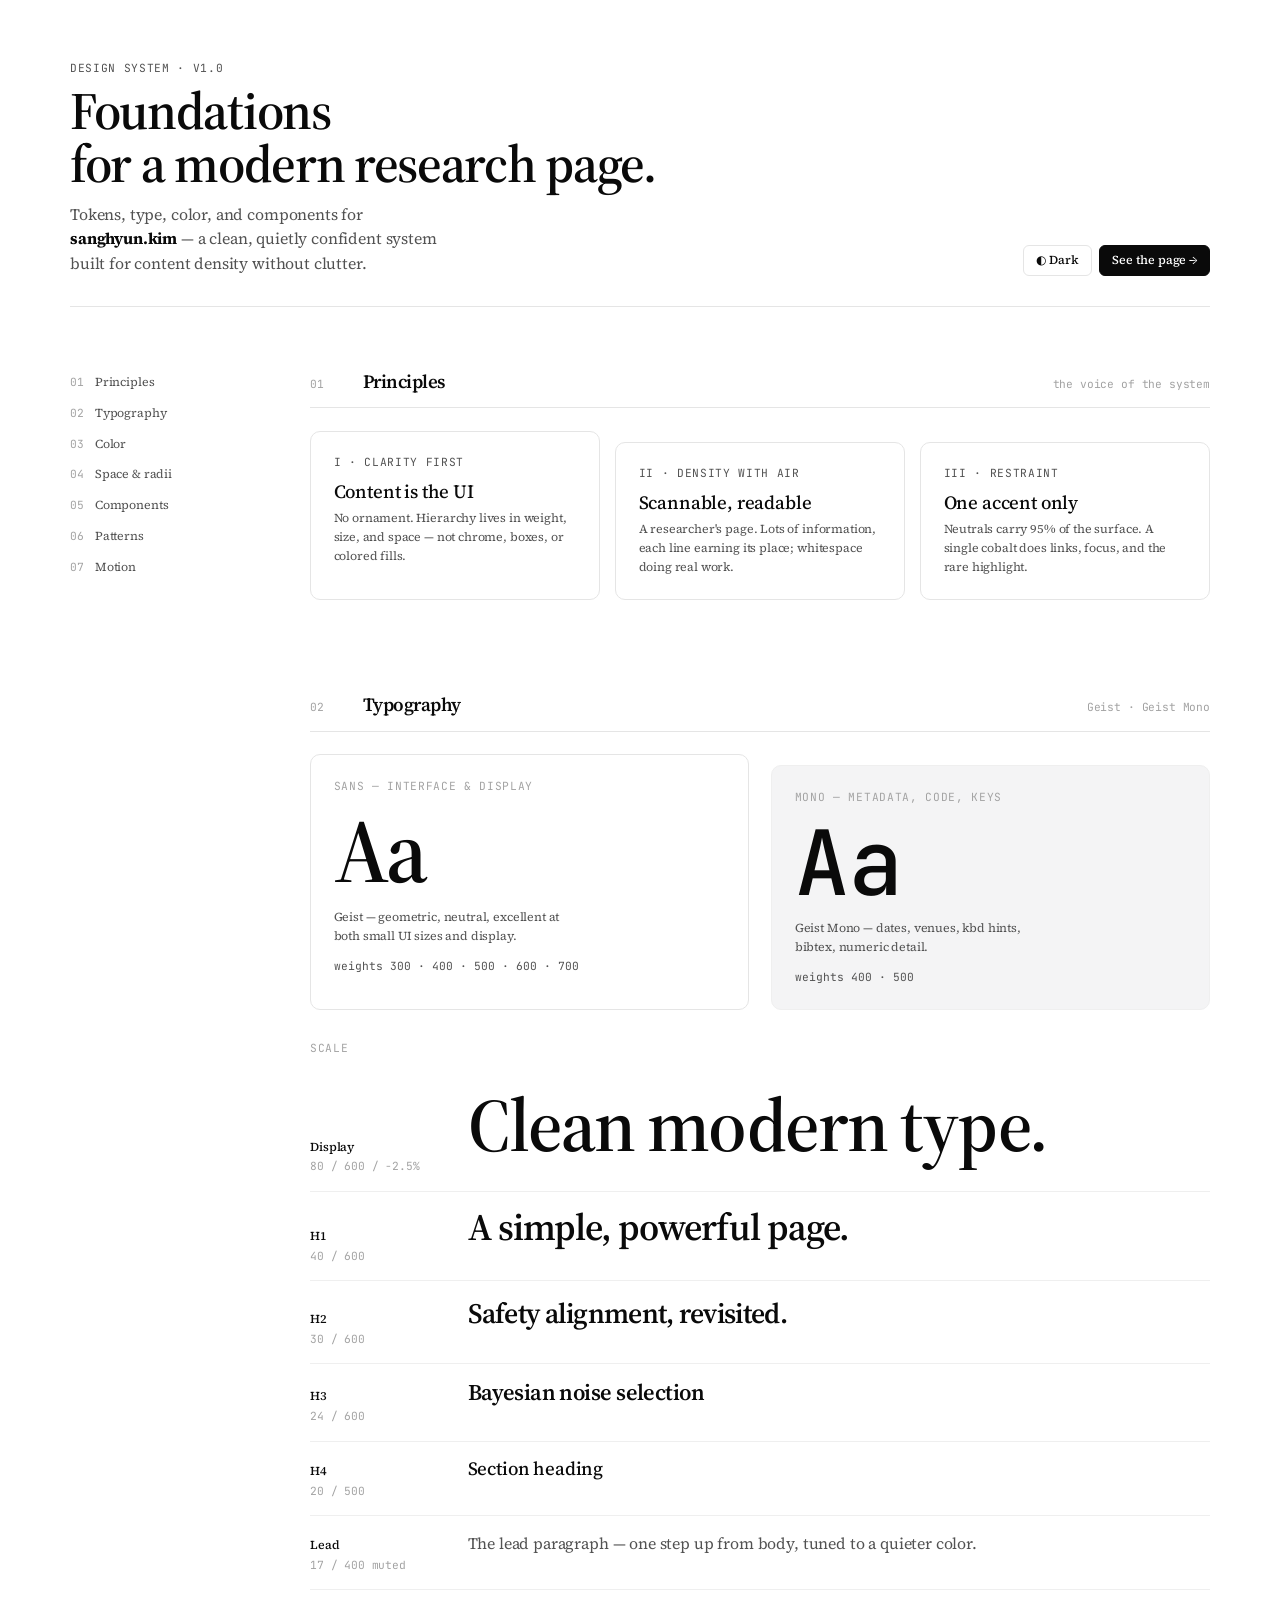
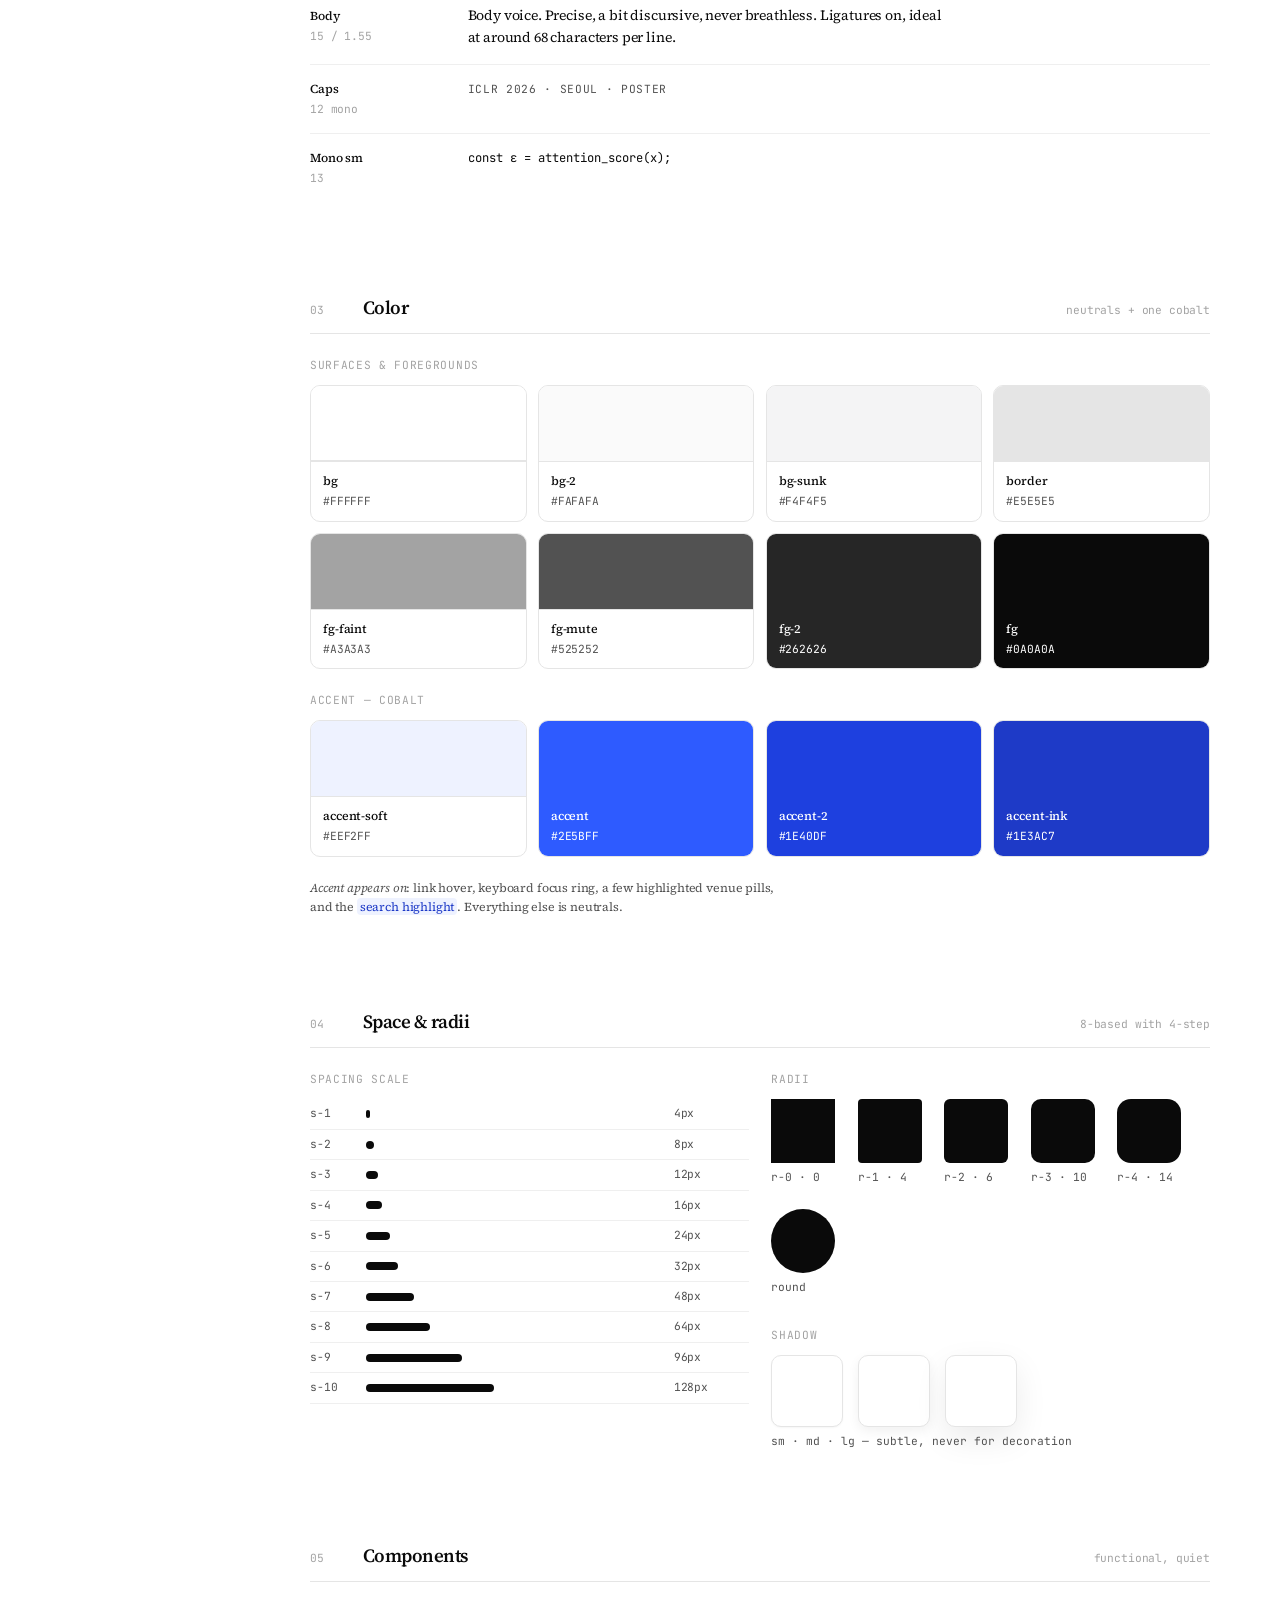
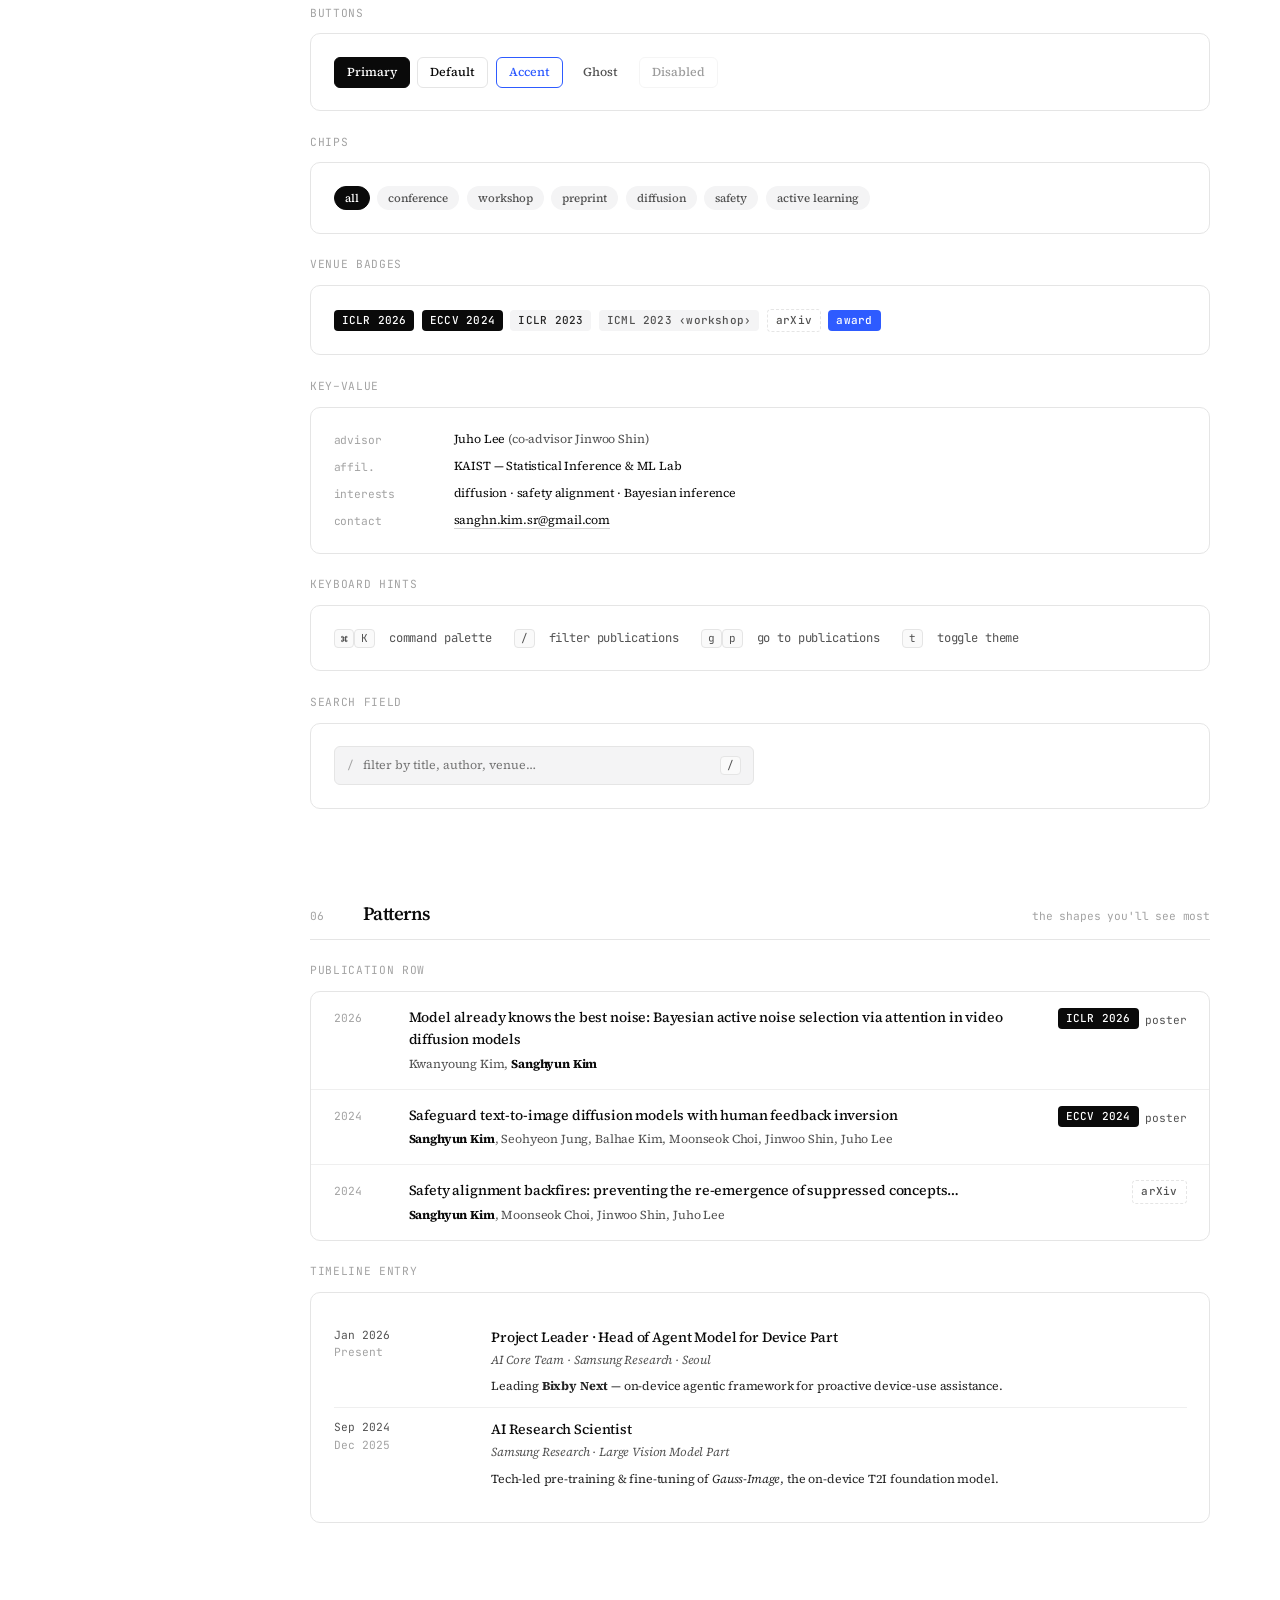
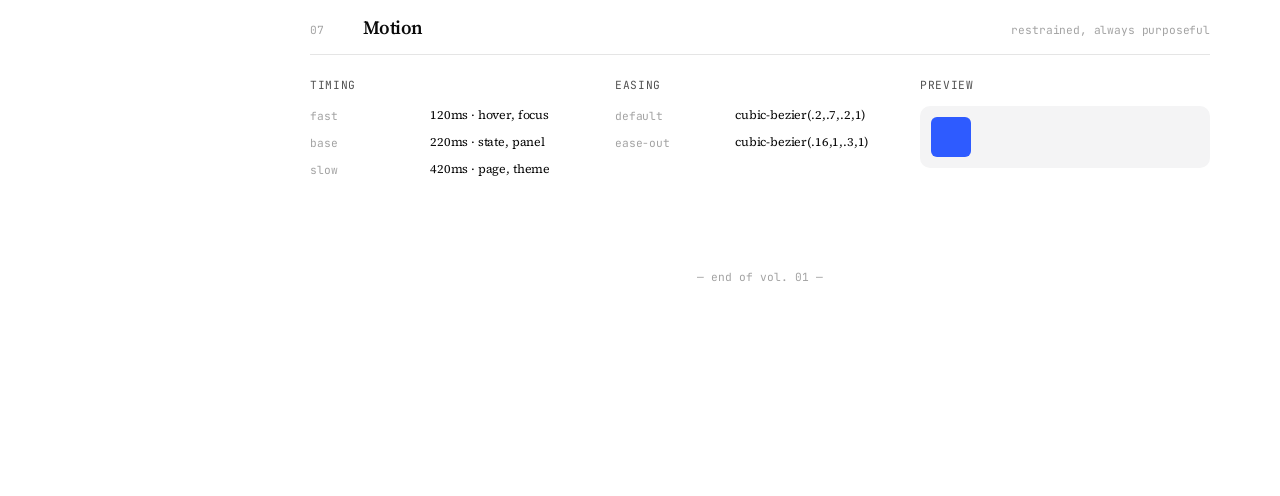
<file: design-system.html>
<!doctype html>
<html lang="en">
<head>
  <meta charset="utf-8">
  <meta name="viewport" content="width=device-width, initial-scale=1">
  <title>Design System — Sanghyun Kim</title>
  <link rel="preconnect" href="https://fonts.googleapis.com">
  <link rel="preconnect" href="https://fonts.gstatic.com" crossorigin>
  <link href="https://fonts.googleapis.com/css2?family=Source+Serif+4:ital,opsz,wght@0,8..60,300..700;1,8..60,300..700&family=JetBrains+Mono:wght@400;500&display=swap" rel="stylesheet">
  <link rel="stylesheet" href="design-system.css?v=2">
  <style>
    .page { max-width: 1200px; margin: 0 auto; padding: var(--s-8) var(--gutter) var(--s-10); }
    .hero { display: grid; grid-template-columns: 1fr auto; align-items: end; gap: var(--s-5); padding-bottom: var(--s-6); border-bottom: 1px solid var(--border); margin-bottom: var(--s-8);}
    .hero h1 { margin: 0; font-family: var(--font-display); font-size: var(--fs-4xl); letter-spacing: var(--tr-tight); font-weight: 600; line-height: 1; }
    .hero p { margin: var(--s-3) 0 0; font-size: var(--fs-md); color: var(--fg-mute); max-width: 48ch; }
    .hero .actions { display: flex; gap: var(--s-2); align-items: center; }

    .layout { display: grid; grid-template-columns: 12rem 1fr; gap: var(--s-8); align-items: start; }
    @media (max-width: 900px) { .layout { grid-template-columns: 1fr; } .toc { position: static !important; } }

    .toc { position: sticky; top: var(--s-5); font-family: var(--font-sans); font-size: var(--fs-sm); }
    .toc ol { margin: 0; padding: 0; list-style: none; counter-reset: toc; }
    .toc li { counter-increment: toc; padding: 6px 0; color: var(--fg-mute); display: flex; gap: var(--s-3); align-items: baseline; }
    .toc li::before { content: counter(toc, decimal-leading-zero); color: var(--fg-faint); font-family: var(--font-mono); font-size: var(--fs-xs); }
    .toc a { border: 0; color: inherit; }
    .toc a:hover { color: var(--accent); background: transparent; }

    section.block { margin-bottom: var(--s-9); scroll-margin-top: var(--s-6); }
    .cols-2 { display: grid; grid-template-columns: 1fr 1fr; gap: var(--s-5); }
    .cols-3 { display: grid; grid-template-columns: repeat(3, 1fr); gap: var(--s-4); }
    .cols-4 { display: grid; grid-template-columns: repeat(4, 1fr); gap: var(--s-3); }
    .cols-6 { display: grid; grid-template-columns: repeat(6, 1fr); gap: var(--s-3); }
    @media (max-width: 780px) { .cols-2, .cols-3, .cols-4, .cols-6 { grid-template-columns: 1fr 1fr; } }

    .legend { font-family: var(--font-mono); font-size: var(--fs-xs); color: var(--fg-faint); text-transform: uppercase; letter-spacing: var(--tr-caps); margin-bottom: var(--s-3); }

    .preview-box { border: 1px solid var(--border); border-radius: var(--r-3); padding: var(--s-5); background: var(--bg); }
    .preview-box + .preview-box { margin-top: var(--s-3); }
    .preview-sunk { background: var(--bg-sunk); border-color: var(--border-2); }

    /* Spec rows */
    .spec-row {
      display: grid;
      grid-template-columns: 9rem 1fr;
      gap: var(--s-5);
      padding: var(--s-4) 0;
      border-bottom: 1px solid var(--border-2);
      align-items: baseline;
    }
    .spec-row:last-child { border-bottom: 0; }
    .spec-label { font-family: var(--font-mono); font-size: var(--fs-xs); color: var(--fg-faint); }
    .spec-label b { display: block; color: var(--fg); font-weight: 500; font-size: var(--fs-sm); margin-bottom: 2px; font-family: var(--font-sans); letter-spacing: -0.01em; }

    /* Swatches */
    .swatch {
      display: grid;
      grid-template-rows: 5rem auto;
      border: 1px solid var(--border);
      border-radius: var(--r-3);
      overflow: hidden;
      background: var(--bg);
      transition: transform var(--t-fast) var(--ease);
    }
    .swatch:hover { transform: translateY(-1px); }
    .swatch__body { padding: 10px 12px; border-top: 1px solid var(--border); font-family: var(--font-mono); font-size: var(--fs-xs); color: var(--fg-mute); }
    .swatch__body b { display: block; color: var(--fg); font-size: var(--fs-sm); margin-bottom: 2px; font-weight: 500; font-family: var(--font-sans); letter-spacing: -0.01em; }

    /* Scale bars */
    .scale { display: grid; grid-template-columns: 3rem 1fr 5rem; gap: var(--s-3); align-items: center; font-family: var(--font-mono); font-size: var(--fs-xs); color: var(--fg-mute); padding: 6px 0; border-bottom: 1px solid var(--border-2); }
    .scale__bar { background: var(--fg); height: 8px; border-radius: var(--r-1); }

    .theme-toggle { display: inline-flex; align-items: center; gap: var(--s-2); }

    mark.hl { background: var(--accent-soft); color: var(--accent-ink); padding: 0 3px; border-radius: var(--r-1); }

    /* Radii samples */
    .radius-swatch { display: flex; flex-direction: column; align-items: flex-start; gap: 6px; }
    .radius-swatch .box { width: 64px; height: 64px; background: var(--fg); }

    /* motion preview */
    .motion-demo { width: 40px; height: 40px; background: var(--accent); border-radius: var(--r-2); animation: slide 2.2s var(--ease) infinite alternate; }
    @keyframes slide { from { transform: translateX(0); } to { transform: translateX(140px); } }
  </style>
</head>
<body>

<div class="page">

  <header class="hero">
    <div>
      <div class="t-caps" style="margin-bottom: 8px;">Design System · v1.0</div>
      <h1>Foundations<br>for a modern research page.</h1>
      <p>Tokens, type, color, and components for <b style="color:var(--fg)">sanghyun.kim</b> — a clean, quietly confident system built for content density without clutter.</p>
    </div>
    <div class="actions">
      <button class="btn" id="themeToggle"><span id="themeLabel">◐ Dark</span></button>
      <a class="btn btn-primary" href="index.html">See the page →</a>
    </div>
  </header>

  <div class="layout">
    <nav class="toc" aria-label="Sections">
      <ol>
        <li><a href="#principles">Principles</a></li>
        <li><a href="#type">Typography</a></li>
        <li><a href="#color">Color</a></li>
        <li><a href="#space">Space & radii</a></li>
        <li><a href="#components">Components</a></li>
        <li><a href="#patterns">Patterns</a></li>
        <li><a href="#motion">Motion</a></li>
      </ol>
    </nav>

    <main>

      <!-- Principles -->
      <section class="block" id="principles">
        <div class="sec-head">
          <span class="num">01</span>
          <h2>Principles</h2>
          <span class="aside">the voice of the system</span>
        </div>
        <div class="cols-3">
          <div class="preview-box">
            <div class="t-caps">i · clarity first</div>
            <h3 class="t-h4" style="margin: 8px 0 6px;">Content is the UI</h3>
            <p class="muted" style="margin:0; font-size: var(--fs-sm);">No ornament. Hierarchy lives in weight, size, and space — not chrome, boxes, or colored fills.</p>
          </div>
          <div class="preview-box">
            <div class="t-caps">ii · density with air</div>
            <h3 class="t-h4" style="margin: 8px 0 6px;">Scannable, readable</h3>
            <p class="muted" style="margin:0; font-size: var(--fs-sm);">A researcher's page. Lots of information, each line earning its place; whitespace doing real work.</p>
          </div>
          <div class="preview-box">
            <div class="t-caps">iii · restraint</div>
            <h3 class="t-h4" style="margin: 8px 0 6px;">One accent only</h3>
            <p class="muted" style="margin:0; font-size: var(--fs-sm);">Neutrals carry 95% of the surface. A single cobalt does links, focus, and the rare highlight.</p>
          </div>
        </div>
      </section>

      <!-- Typography -->
      <section class="block" id="type">
        <div class="sec-head">
          <span class="num">02</span>
          <h2>Typography</h2>
          <span class="aside">Geist · Geist Mono</span>
        </div>

        <div class="cols-2" style="margin-bottom: var(--s-6);">
          <div class="preview-box">
            <div class="legend">Sans — interface & display</div>
            <div style="font-family: var(--font-sans); font-size: 6rem; line-height: 1; letter-spacing: -0.03em; font-weight: 600;">Aa</div>
            <p class="muted" style="margin-top: var(--s-3); font-size: var(--fs-sm); max-width: 34ch;">Geist — geometric, neutral, excellent at both small UI sizes and display.</p>
            <div class="t-mono-xs muted" style="margin-top: var(--s-2);">weights 300 · 400 · 500 · 600 · 700</div>
          </div>
          <div class="preview-box preview-sunk">
            <div class="legend">Mono — metadata, code, keys</div>
            <div style="font-family: var(--font-mono); font-size: 6rem; line-height: 1; font-weight: 500;">Aa</div>
            <p class="muted" style="margin-top: var(--s-3); font-size: var(--fs-sm); max-width: 34ch;">Geist Mono — dates, venues, kbd hints, bibtex, numeric detail.</p>
            <div class="t-mono-xs muted" style="margin-top: var(--s-2);">weights 400 · 500</div>
          </div>
        </div>

        <div class="legend">Scale</div>
        <div class="spec-row">
          <div class="spec-label"><b>Display</b>80 / 600 / -2.5%</div>
          <div class="t-display">Clean modern type.</div>
        </div>
        <div class="spec-row">
          <div class="spec-label"><b>H1</b>40 / 600</div>
          <div class="t-h1">A simple, powerful page.</div>
        </div>
        <div class="spec-row">
          <div class="spec-label"><b>H2</b>30 / 600</div>
          <div class="t-h2">Safety alignment, revisited.</div>
        </div>
        <div class="spec-row">
          <div class="spec-label"><b>H3</b>24 / 600</div>
          <div class="t-h3">Bayesian noise selection</div>
        </div>
        <div class="spec-row">
          <div class="spec-label"><b>H4</b>20 / 500</div>
          <div class="t-h4">Section heading</div>
        </div>
        <div class="spec-row">
          <div class="spec-label"><b>Lead</b>17 / 400 muted</div>
          <div class="t-lead">The lead paragraph — one step up from body, tuned to a quieter color.</div>
        </div>
        <div class="spec-row">
          <div class="spec-label"><b>Body</b>15 / 1.55</div>
          <div class="t-body" style="max-width: var(--measure);">Body voice. Precise, a bit discursive, never breathless. Ligatures on, ideal at around 68 characters per line.</div>
        </div>
        <div class="spec-row">
          <div class="spec-label"><b>Caps</b>12 mono</div>
          <div class="t-caps">iclr 2026 · seoul · poster</div>
        </div>
        <div class="spec-row">
          <div class="spec-label"><b>Mono sm</b>13</div>
          <div class="t-mono-sm">const ε = attention_score(x);</div>
        </div>
      </section>

      <!-- Color -->
      <section class="block" id="color">
        <div class="sec-head">
          <span class="num">03</span>
          <h2>Color</h2>
          <span class="aside">neutrals + one cobalt</span>
        </div>

        <div class="legend">Surfaces & foregrounds</div>
        <div class="cols-4" style="margin-bottom: var(--s-5);">
          <div class="swatch"><div style="background: var(--bg); height: 100%; border-bottom: 1px solid var(--border);"></div><div class="swatch__body"><b>bg</b>#FFFFFF</div></div>
          <div class="swatch"><div style="background: var(--bg-2); height: 100%;"></div><div class="swatch__body"><b>bg-2</b>#FAFAFA</div></div>
          <div class="swatch"><div style="background: var(--bg-sunk); height: 100%;"></div><div class="swatch__body"><b>bg-sunk</b>#F4F4F5</div></div>
          <div class="swatch"><div style="background: var(--border); height: 100%;"></div><div class="swatch__body"><b>border</b>#E5E5E5</div></div>
          <div class="swatch"><div style="background: var(--fg-faint); height: 100%;"></div><div class="swatch__body"><b>fg-faint</b>#A3A3A3</div></div>
          <div class="swatch"><div style="background: var(--fg-mute); height: 100%;"></div><div class="swatch__body"><b>fg-mute</b>#525252</div></div>
          <div class="swatch"><div style="background: var(--fg-2); height: 100%;"></div><div class="swatch__body" style="background: var(--fg-2); color: var(--bg); border-color: var(--fg-2);"><b style="color: var(--bg);">fg-2</b>#262626</div></div>
          <div class="swatch"><div style="background: var(--fg); height: 100%;"></div><div class="swatch__body" style="background: var(--fg); color: var(--bg); border-color: var(--fg);"><b style="color: var(--bg);">fg</b>#0A0A0A</div></div>
        </div>

        <div class="legend">Accent — cobalt</div>
        <div class="cols-4">
          <div class="swatch"><div style="background: var(--accent-soft); height: 100%;"></div><div class="swatch__body"><b>accent-soft</b>#EEF2FF</div></div>
          <div class="swatch"><div style="background: var(--accent); height: 100%;"></div><div class="swatch__body" style="background: var(--accent); color: white; border-color: var(--accent);"><b style="color: white;">accent</b>#2E5BFF</div></div>
          <div class="swatch"><div style="background: var(--accent-2); height: 100%;"></div><div class="swatch__body" style="background: var(--accent-2); color: white; border-color: var(--accent-2);"><b style="color: white;">accent-2</b>#1E40DF</div></div>
          <div class="swatch"><div style="background: var(--accent-ink); height: 100%;"></div><div class="swatch__body" style="background: var(--accent-ink); color: white; border-color: var(--accent-ink);"><b style="color: white;">accent-ink</b>#1E3AC7</div></div>
        </div>

        <p class="muted" style="margin-top: var(--s-5); max-width: var(--measure); font-size: var(--fs-sm);">
          <i>Accent appears on</i>: link hover, keyboard focus ring, a few highlighted venue pills, and the <mark class="hl">search highlight</mark>. Everything else is neutrals.
        </p>
      </section>

      <!-- Space & radii -->
      <section class="block" id="space">
        <div class="sec-head">
          <span class="num">04</span>
          <h2>Space & radii</h2>
          <span class="aside">8-based with 4-step</span>
        </div>

        <div class="cols-2">
          <div>
            <div class="legend">Spacing scale</div>
            <div class="scale"><span>s-1</span><span class="scale__bar" style="width: 4px"></span><span>4px</span></div>
            <div class="scale"><span>s-2</span><span class="scale__bar" style="width: 8px"></span><span>8px</span></div>
            <div class="scale"><span>s-3</span><span class="scale__bar" style="width: 12px"></span><span>12px</span></div>
            <div class="scale"><span>s-4</span><span class="scale__bar" style="width: 16px"></span><span>16px</span></div>
            <div class="scale"><span>s-5</span><span class="scale__bar" style="width: 24px"></span><span>24px</span></div>
            <div class="scale"><span>s-6</span><span class="scale__bar" style="width: 32px"></span><span>32px</span></div>
            <div class="scale"><span>s-7</span><span class="scale__bar" style="width: 48px"></span><span>48px</span></div>
            <div class="scale"><span>s-8</span><span class="scale__bar" style="width: 64px"></span><span>64px</span></div>
            <div class="scale"><span>s-9</span><span class="scale__bar" style="width: 96px"></span><span>96px</span></div>
            <div class="scale"><span>s-10</span><span class="scale__bar" style="width: 128px"></span><span>128px</span></div>
          </div>
          <div>
            <div class="legend">Radii</div>
            <div style="display: flex; gap: var(--s-5); flex-wrap: wrap;">
              <div class="radius-swatch"><div class="box" style="border-radius: 0;"></div><span class="t-mono-xs muted">r-0 · 0</span></div>
              <div class="radius-swatch"><div class="box" style="border-radius: var(--r-1);"></div><span class="t-mono-xs muted">r-1 · 4</span></div>
              <div class="radius-swatch"><div class="box" style="border-radius: var(--r-2);"></div><span class="t-mono-xs muted">r-2 · 6</span></div>
              <div class="radius-swatch"><div class="box" style="border-radius: var(--r-3);"></div><span class="t-mono-xs muted">r-3 · 10</span></div>
              <div class="radius-swatch"><div class="box" style="border-radius: var(--r-4);"></div><span class="t-mono-xs muted">r-4 · 14</span></div>
              <div class="radius-swatch"><div class="box" style="border-radius: var(--r-round);"></div><span class="t-mono-xs muted">round</span></div>
            </div>

            <div class="legend" style="margin-top: var(--s-6);">Shadow</div>
            <div style="display: flex; gap: var(--s-4); flex-wrap: wrap;">
              <div style="width:72px; height:72px; background: var(--bg); border: 1px solid var(--border); border-radius: var(--r-3); box-shadow: var(--shadow-sm);"></div>
              <div style="width:72px; height:72px; background: var(--bg); border: 1px solid var(--border); border-radius: var(--r-3); box-shadow: var(--shadow-md);"></div>
              <div style="width:72px; height:72px; background: var(--bg); border: 1px solid var(--border); border-radius: var(--r-3); box-shadow: var(--shadow-lg);"></div>
            </div>
            <div class="t-mono-xs muted" style="margin-top: 6px;">sm · md · lg — subtle, never for decoration</div>
          </div>
        </div>
      </section>

      <!-- Components -->
      <section class="block" id="components">
        <div class="sec-head">
          <span class="num">05</span>
          <h2>Components</h2>
          <span class="aside">functional, quiet</span>
        </div>

        <div class="legend">Buttons</div>
        <div class="preview-box" style="display: flex; gap: var(--s-2); flex-wrap: wrap; align-items: center;">
          <button class="btn btn-primary">Primary</button>
          <button class="btn">Default</button>
          <button class="btn btn-accent">Accent</button>
          <button class="btn btn-ghost">Ghost</button>
          <button class="btn" disabled style="opacity:.4; cursor: not-allowed;">Disabled</button>
        </div>

        <div class="legend" style="margin-top: var(--s-5);">Chips</div>
        <div class="preview-box" style="display: flex; gap: var(--s-2); flex-wrap: wrap;">
          <span class="chip is-active">all</span>
          <span class="chip">conference</span>
          <span class="chip">workshop</span>
          <span class="chip">preprint</span>
          <span class="chip">diffusion</span>
          <span class="chip">safety</span>
          <span class="chip">active learning</span>
        </div>

        <div class="legend" style="margin-top: var(--s-5);">Venue badges</div>
        <div class="preview-box" style="display: flex; gap: var(--s-2); flex-wrap: wrap; align-items: center;">
          <span class="venue venue--top">ICLR 2026</span>
          <span class="venue venue--top">ECCV 2024</span>
          <span class="venue">ICLR 2023</span>
          <span class="venue venue--wshop">ICML 2023 ‹workshop›</span>
          <span class="venue venue--arxiv">arXiv</span>
          <span class="venue venue--accent">award</span>
        </div>

        <div class="legend" style="margin-top: var(--s-5);">Key–value</div>
        <div class="preview-box">
          <dl class="kv">
            <dt>advisor</dt>    <dd>Juho Lee <span class="muted">(co-advisor Jinwoo Shin)</span></dd>
            <dt>affil.</dt>     <dd>KAIST — Statistical Inference & ML Lab</dd>
            <dt>interests</dt>  <dd>diffusion · safety alignment · Bayesian inference</dd>
            <dt>contact</dt>    <dd><a href="#">sanghn.kim.sr@gmail.com</a></dd>
          </dl>
        </div>

        <div class="legend" style="margin-top: var(--s-5);">Keyboard hints</div>
        <div class="preview-box" style="font-family: var(--font-mono); font-size: var(--fs-sm); color: var(--fg-mute); display: flex; gap: var(--s-5); flex-wrap: wrap;">
          <span><kbd>⌘</kbd><kbd>K</kbd> &nbsp;command palette</span>
          <span><kbd>/</kbd> &nbsp;filter publications</span>
          <span><kbd>g</kbd><kbd>p</kbd> &nbsp;go to publications</span>
          <span><kbd>t</kbd> &nbsp;toggle theme</span>
        </div>

        <div class="legend" style="margin-top: var(--s-5);">Search field</div>
        <div class="preview-box">
          <div style="display: flex; align-items: center; gap: var(--s-2); background: var(--bg-sunk); border: 1px solid var(--border); border-radius: var(--r-2); padding: 8px 12px; max-width: 420px;">
            <span class="t-mono-xs faint">/</span>
            <input type="text" placeholder="filter by title, author, venue…" style="flex:1; border:0; background: transparent; outline: 0; font: inherit; font-size: var(--fs-sm); color: var(--fg);">
            <span class="t-mono-xs faint"><kbd>/</kbd></span>
          </div>
        </div>
      </section>

      <!-- Patterns -->
      <section class="block" id="patterns">
        <div class="sec-head">
          <span class="num">06</span>
          <h2>Patterns</h2>
          <span class="aside">the shapes you'll see most</span>
        </div>

        <div class="legend">Publication row</div>
        <div class="preview-box" style="padding: 0;">
          <div style="display: grid; grid-template-columns: 4rem 1fr auto; gap: var(--s-4); padding: var(--s-4) var(--s-5); border-bottom: 1px solid var(--border-2); align-items: baseline;">
            <div class="t-mono-xs faint">2026</div>
            <div>
              <div style="font-weight: 500; margin-bottom: 4px;">Model already knows the best noise: Bayesian active noise selection via attention in video diffusion models</div>
              <div class="muted" style="font-size: var(--fs-sm);">Kwanyoung Kim, <b style="color: var(--fg);">Sanghyun Kim</b></div>
            </div>
            <div style="display: flex; gap: 6px;"><span class="venue venue--top">ICLR 2026</span><span class="t-mono-xs muted" style="padding-top: 4px;">poster</span></div>
          </div>
          <div style="display: grid; grid-template-columns: 4rem 1fr auto; gap: var(--s-4); padding: var(--s-4) var(--s-5); border-bottom: 1px solid var(--border-2); align-items: baseline;">
            <div class="t-mono-xs faint">2024</div>
            <div>
              <div style="font-weight: 500; margin-bottom: 4px;">Safeguard text-to-image diffusion models with human feedback inversion</div>
              <div class="muted" style="font-size: var(--fs-sm);"><b style="color: var(--fg);">Sanghyun Kim</b>, Seohyeon Jung, Balhae Kim, Moonseok Choi, Jinwoo Shin, Juho Lee</div>
            </div>
            <div style="display: flex; gap: 6px;"><span class="venue venue--top">ECCV 2024</span><span class="t-mono-xs muted" style="padding-top: 4px;">poster</span></div>
          </div>
          <div style="display: grid; grid-template-columns: 4rem 1fr auto; gap: var(--s-4); padding: var(--s-4) var(--s-5); align-items: baseline;">
            <div class="t-mono-xs faint">2024</div>
            <div>
              <div style="font-weight: 500; margin-bottom: 4px;">Safety alignment backfires: preventing the re-emergence of suppressed concepts…</div>
              <div class="muted" style="font-size: var(--fs-sm);"><b style="color: var(--fg);">Sanghyun Kim</b>, Moonseok Choi, Jinwoo Shin, Juho Lee</div>
            </div>
            <div><span class="venue venue--arxiv">arXiv</span></div>
          </div>
        </div>

        <div class="legend" style="margin-top: var(--s-5);">Timeline entry</div>
        <div class="preview-box">
          <div style="display: grid; grid-template-columns: 9rem 1fr; gap: var(--s-5); padding: var(--s-3) 0; border-bottom: 1px solid var(--border-2);">
            <div class="t-mono-xs muted">Jan 2026<br><span class="faint">Present</span></div>
            <div>
              <div style="font-weight: 500; margin-bottom: 2px;">Project Leader · Head of Agent Model for Device Part</div>
              <div class="muted" style="font-size: var(--fs-sm); font-style: italic;">AI Core Team · Samsung Research · Seoul</div>
              <div style="font-size: var(--fs-sm); color: var(--fg-2); margin-top: var(--s-2);">Leading <b>Bixby Next</b> — on-device agentic framework for proactive device-use assistance.</div>
            </div>
          </div>
          <div style="display: grid; grid-template-columns: 9rem 1fr; gap: var(--s-5); padding: var(--s-3) 0;">
            <div class="t-mono-xs muted">Sep 2024<br><span class="faint">Dec 2025</span></div>
            <div>
              <div style="font-weight: 500; margin-bottom: 2px;">AI Research Scientist</div>
              <div class="muted" style="font-size: var(--fs-sm); font-style: italic;">Samsung Research · Large Vision Model Part</div>
              <div style="font-size: var(--fs-sm); color: var(--fg-2); margin-top: var(--s-2);">Tech-led pre-training & fine-tuning of <i>Gauss-Image</i>, the on-device T2I foundation model.</div>
            </div>
          </div>
        </div>
      </section>

      <!-- Motion -->
      <section class="block" id="motion">
        <div class="sec-head">
          <span class="num">07</span>
          <h2>Motion</h2>
          <span class="aside">restrained, always purposeful</span>
        </div>
        <div class="cols-3">
          <div>
            <div class="t-caps">Timing</div>
            <dl class="kv" style="margin-top: var(--s-3);">
              <dt>fast</dt>  <dd>120ms · hover, focus</dd>
              <dt>base</dt>  <dd>220ms · state, panel</dd>
              <dt>slow</dt>  <dd>420ms · page, theme</dd>
            </dl>
          </div>
          <div>
            <div class="t-caps">Easing</div>
            <dl class="kv" style="margin-top: var(--s-3);">
              <dt>default</dt>  <dd>cubic-bezier(.2,.7,.2,1)</dd>
              <dt>ease-out</dt> <dd>cubic-bezier(.16,1,.3,1)</dd>
            </dl>
          </div>
          <div>
            <div class="t-caps">Preview</div>
            <div style="margin-top: var(--s-3); padding: var(--s-3); background: var(--bg-sunk); border-radius: var(--r-3); overflow: hidden;">
              <div class="motion-demo"></div>
            </div>
          </div>
        </div>
        <p class="t-mono-xs faint" style="text-align:center; margin-top: var(--s-9);">— end of vol. 01 —</p>
      </section>

    </main>
  </div>
</div>

<script>
  const root = document.documentElement;
  const btn = document.getElementById('themeToggle');
  const label = document.getElementById('themeLabel');
  const saved = localStorage.getItem('theme');
  if (saved === 'dark') root.setAttribute('data-theme', 'dark');
  function sync() {
    const dark = root.getAttribute('data-theme') === 'dark';
    label.textContent = dark ? '◑ Light' : '◐ Dark';
  }
  sync();
  btn.addEventListener('click', () => {
    const dark = root.getAttribute('data-theme') === 'dark';
    if (dark) { root.removeAttribute('data-theme'); localStorage.setItem('theme', 'light'); }
    else { root.setAttribute('data-theme', 'dark'); localStorage.setItem('theme', 'dark'); }
    sync();
  });
  document.addEventListener('keydown', (e) => {
    if (e.key === 't' && !e.metaKey && !e.ctrlKey && document.activeElement === document.body) btn.click();
  });
</script>
</body>
</html>
</file>
<file: design-system.css>
/* ============================================================
   Sanghyun Kim — Design System
   "Clean, modern, quietly confident"
   ============================================================ */

:root {
  /* ---------- Color: Clean neutrals ---------- */
  --bg:           #FFFFFF;
  --bg-2:         #FAFAFA;
  --bg-sunk:      #F4F4F5;
  --bg-inv:       #0A0A0A;

  --fg:           #0A0A0A;
  --fg-2:         #262626;
  --fg-mute:      #525252;
  --fg-faint:     #A3A3A3;
  --fg-ghost:     #D4D4D4;

  --border:       #E5E5E5;
  --border-2:     #EFEFEF;
  --rule:         #E5E5E5;

  /* Accent — electric cobalt */
  --accent:       #2E5BFF;
  --accent-2:     #1E40DF;
  --accent-soft:  #EEF2FF;
  --accent-ink:   #1E3AC7;

  /* Semantic tints (used sparingly) */
  --ok:           #16A34A;
  --warn:         #D97706;

  /* ---------- Type ---------- */
  --font-sans:   "Source Serif 4", "Source Serif Pro", "Iowan Old Style", "Palatino Linotype", Georgia, serif;
  --font-mono:   "JetBrains Mono", "Geist Mono", ui-monospace, "SF Mono", Menlo, monospace;
  --font-display: "Source Serif 4", "Iowan Old Style", Georgia, serif;

  /* Scale (ratio ≈ 1.2) */
  --fs-xs:    0.75rem;    /* 12 */
  --fs-sm:    0.8125rem;  /* 13 */
  --fs-base:  0.9375rem;  /* 15 */
  --fs-md:    1.0625rem;  /* 17 */
  --fs-lg:    1.25rem;    /* 20 */
  --fs-xl:    1.5rem;     /* 24 */
  --fs-2xl:   1.875rem;   /* 30 */
  --fs-3xl:   2.5rem;     /* 40 */
  --fs-4xl:   3.5rem;     /* 56 */
  --fs-display: 5rem;     /* 80 */

  --lh-tight:  1.08;
  --lh-snug:   1.25;
  --lh-body:   1.55;
  --lh-loose:  1.72;

  --tr-tight:  -0.025em;
  --tr-base:    -0.011em;
  --tr-wide:    0.01em;
  --tr-caps:    0.06em;

  /* Weights */
  --fw-normal:  400;
  --fw-medium:  500;
  --fw-semi:    600;
  --fw-bold:    700;

  /* ---------- Space (8-based) ---------- */
  --s-0: 0;
  --s-1: 0.25rem;
  --s-2: 0.5rem;
  --s-3: 0.75rem;
  --s-4: 1rem;
  --s-5: 1.5rem;
  --s-6: 2rem;
  --s-7: 3rem;
  --s-8: 4rem;
  --s-9: 6rem;
  --s-10: 8rem;

  /* ---------- Radii + stroke ---------- */
  --r-0: 0;
  --r-1: 4px;
  --r-2: 6px;
  --r-3: 10px;
  --r-4: 14px;
  --r-round: 999px;

  /* ---------- Shadow (very light) ---------- */
  --shadow-sm: 0 1px 2px rgba(10,10,10,0.04);
  --shadow-md: 0 4px 12px rgba(10,10,10,0.06);
  --shadow-lg: 0 12px 32px rgba(10,10,10,0.08);

  /* ---------- Motion ---------- */
  --ease: cubic-bezier(.2,.7,.2,1);
  --ease-out: cubic-bezier(.16,1,.3,1);
  --t-fast: 120ms;
  --t-base: 220ms;
  --t-slow: 420ms;

  --measure: 68ch;
  --gutter:  clamp(1rem, 3vw, 2rem);
}

/* ---------- Dark ---------- */
[data-theme="dark"] {
  --bg:         #0A0A0A;
  --bg-2:       #111111;
  --bg-sunk:    #171717;
  --bg-inv:     #FAFAFA;
  --fg:         #FAFAFA;
  --fg-2:       #E5E5E5;
  --fg-mute:    #A3A3A3;
  --fg-faint:   #737373;
  --fg-ghost:   #404040;
  --border:     #262626;
  --border-2:   #1F1F1F;
  --rule:       #262626;
  --accent:     #5B7FFF;
  --accent-2:   #7B9BFF;
  --accent-soft:#0E1A3A;
  --accent-ink: #9FB4FF;
}

/* ---------- Base ---------- */
*, *::before, *::after { box-sizing: border-box; }
html, body {
  margin: 0; padding: 0;
  background: var(--bg);
  color: var(--fg);
  font-family: var(--font-sans);
  font-size: var(--fs-base);
  line-height: var(--lh-body);
  letter-spacing: var(--tr-base);
  -webkit-font-smoothing: antialiased;
  text-rendering: optimizeLegibility;
  transition: background-color var(--t-base) var(--ease), color var(--t-base) var(--ease);
}

::selection { background: var(--accent); color: white; }

a {
  color: var(--fg);
  text-decoration: none;
  border-bottom: 1px solid var(--fg-ghost);
  transition: color var(--t-fast) var(--ease), border-color var(--t-fast) var(--ease);
}
a:hover { color: var(--accent); border-color: var(--accent); }
a.quiet { border-bottom: 0; color: var(--fg-mute); }
a.quiet:hover { color: var(--accent); }

/* ---------- Typography helpers ---------- */
.t-display { font-family: var(--font-display); font-size: var(--fs-display); line-height: var(--lh-tight); letter-spacing: var(--tr-tight); font-weight: var(--fw-semi); }
.t-h1 { font-family: var(--font-display); font-size: var(--fs-3xl); line-height: var(--lh-tight); letter-spacing: var(--tr-tight); font-weight: var(--fw-semi); }
.t-h2 { font-family: var(--font-display); font-size: var(--fs-2xl); line-height: var(--lh-snug); letter-spacing: var(--tr-tight); font-weight: var(--fw-semi); }
.t-h3 { font-family: var(--font-display); font-size: var(--fs-xl); line-height: var(--lh-snug); letter-spacing: var(--tr-tight); font-weight: var(--fw-semi); }
.t-h4 { font-family: var(--font-sans); font-size: var(--fs-lg); line-height: var(--lh-snug); font-weight: var(--fw-medium); }

.t-body { font-size: var(--fs-base); line-height: var(--lh-body); }
.t-lead { font-size: var(--fs-md); line-height: var(--lh-body); color: var(--fg-mute); }

.t-mono    { font-family: var(--font-mono); letter-spacing: 0; }
.t-mono-sm { font-family: var(--font-mono); font-size: var(--fs-sm); letter-spacing: 0; }
.t-mono-xs { font-family: var(--font-mono); font-size: var(--fs-xs); letter-spacing: 0; }

.t-caps {
  font-family: var(--font-mono);
  text-transform: uppercase;
  letter-spacing: var(--tr-caps);
  font-size: var(--fs-xs);
  color: var(--fg-mute);
}

.muted { color: var(--fg-mute); }
.faint { color: var(--fg-faint); }

/* ---------- Rules ---------- */
hr, .hr { border: 0; border-top: 1px solid var(--rule); margin: var(--s-5) 0; }
.hr-thin { border-top-color: var(--border-2); }

/* ---------- Section header ---------- */
.sec-head {
  display: flex;
  align-items: baseline;
  gap: var(--s-4);
  padding-bottom: var(--s-3);
  margin-bottom: var(--s-5);
  border-bottom: 1px solid var(--border);
}
.sec-head .num {
  font-family: var(--font-mono);
  font-size: var(--fs-xs);
  color: var(--fg-faint);
  min-width: 2.5rem;
}
.sec-head h2 {
  margin: 0;
  font-family: var(--font-display);
  font-size: var(--fs-lg);
  font-weight: var(--fw-semi);
  letter-spacing: var(--tr-tight);
}
.sec-head .aside {
  margin-left: auto;
  font-family: var(--font-mono);
  font-size: var(--fs-xs);
  color: var(--fg-faint);
}

/* ---------- Buttons ---------- */
.btn {
  display: inline-flex;
  align-items: center;
  gap: var(--s-2);
  padding: 7px 12px;
  font-family: var(--font-sans);
  font-size: var(--fs-sm);
  font-weight: var(--fw-medium);
  border: 1px solid var(--border);
  background: var(--bg);
  color: var(--fg);
  cursor: pointer;
  border-radius: var(--r-2);
  transition: background-color var(--t-fast) var(--ease), border-color var(--t-fast) var(--ease), color var(--t-fast) var(--ease);
  line-height: 1.2;
}
.btn:hover { border-color: var(--fg-mute); }
.btn-primary {
  background: var(--fg);
  color: var(--bg);
  border-color: var(--fg);
}
.btn-primary:hover { background: var(--fg-2); border-color: var(--fg-2); }
.btn-ghost {
  border-color: transparent;
  color: var(--fg-mute);
  background: transparent;
}
.btn-ghost:hover { background: var(--bg-sunk); color: var(--fg); border-color: transparent; }
.btn-accent {
  border-color: var(--accent);
  color: var(--accent);
}
.btn-accent:hover { background: var(--accent); color: white; }

/* ---------- Chips / tags ---------- */
.chip {
  display: inline-flex;
  align-items: center;
  gap: 6px;
  padding: 4px 10px;
  font-family: var(--font-sans);
  font-size: var(--fs-xs);
  font-weight: var(--fw-medium);
  color: var(--fg-mute);
  background: var(--bg-sunk);
  border: 1px solid transparent;
  border-radius: var(--r-round);
  cursor: pointer;
  user-select: none;
  transition: all var(--t-fast) var(--ease);
  letter-spacing: 0;
  line-height: 1.3;
}
.chip:hover { color: var(--fg); background: var(--bg-2); border-color: var(--border); }
.chip[aria-pressed="true"],
.chip.is-active {
  color: var(--bg);
  background: var(--fg);
  border-color: var(--fg);
}
.chip--accent.is-active { background: var(--accent); border-color: var(--accent); color: white; }

/* Venue badge */
.venue {
  display: inline-flex;
  align-items: center;
  font-family: var(--font-mono);
  font-size: 11px;
  font-weight: var(--fw-medium);
  letter-spacing: 0.02em;
  padding: 3px 8px;
  border-radius: var(--r-1);
  background: var(--bg-sunk);
  color: var(--fg-2);
  line-height: 1.4;
  white-space: nowrap;
}
.venue--top    { background: var(--fg); color: var(--bg); }
.venue--arxiv  { background: transparent; color: var(--fg-mute); border: 1px dashed var(--border); }
.venue--wshop  { background: var(--bg-sunk); color: var(--fg-mute); }
.venue--accent { background: var(--accent); color: white; }

/* ---------- Cards ---------- */
.card {
  border: 1px solid var(--border);
  background: var(--bg);
  padding: var(--s-5);
  border-radius: var(--r-3);
  transition: border-color var(--t-base) var(--ease), box-shadow var(--t-base) var(--ease);
}
.card:hover { border-color: var(--fg-ghost); box-shadow: var(--shadow-sm); }

/* ---------- KV list ---------- */
.kv {
  display: grid;
  grid-template-columns: 7rem 1fr;
  gap: var(--s-2) var(--s-4);
  font-size: var(--fs-sm);
  margin: 0;
}
.kv dt { font-family: var(--font-mono); font-size: var(--fs-xs); color: var(--fg-faint); padding-top: 2px; }
.kv dd { margin: 0; color: var(--fg); }

/* ---------- Kbd ---------- */
kbd, .kbd {
  font-family: var(--font-mono);
  font-size: 11px;
  padding: 1px 6px;
  border: 1px solid var(--border);
  border-radius: var(--r-1);
  background: var(--bg-2);
  color: var(--fg-mute);
  line-height: 1.4;
  display: inline-block;
}

/* ---------- Focus ---------- */
:focus-visible {
  outline: 2px solid var(--accent);
  outline-offset: 2px;
  border-radius: var(--r-1);
}

/* ---------- Scrollbar ---------- */
::-webkit-scrollbar { width: 10px; height: 10px; }
::-webkit-scrollbar-track { background: transparent; }
::-webkit-scrollbar-thumb { background: var(--border); border-radius: 10px; border: 2px solid var(--bg); }
::-webkit-scrollbar-thumb:hover { background: var(--fg-faint); }
</file>
